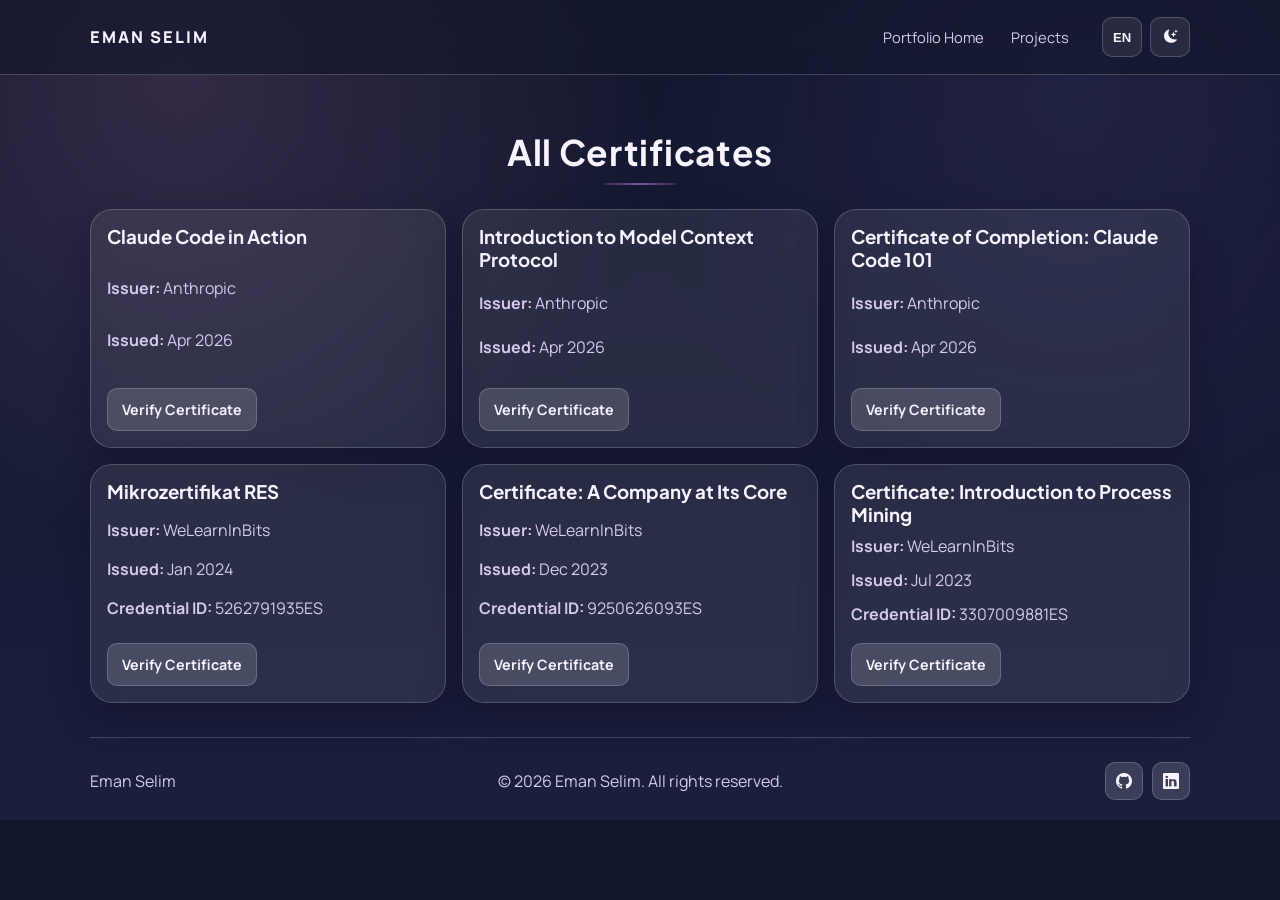
<file: certificates.html>
﻿<!doctype html>
<html lang="en">
  <head>
    <meta charset="UTF-8" />
    <meta name="viewport" content="width=device-width, initial-scale=1.0" />
    <title>Certificates | Eman Selim Software Developer</title>
    <meta name="description" content="Certificates and professional learning records for Eman Selim, software developer." />
    <link rel="preconnect" href="https://fonts.googleapis.com" />
    <link rel="preconnect" href="https://fonts.gstatic.com" crossorigin />
    <link
      href="https://fonts.googleapis.com/css2?family=Manrope:wght@400;500;600;700;800&family=Plus+Jakarta+Sans:wght@500;600;700;800&display=swap"
      rel="stylesheet"
    />
    <link rel="stylesheet" href="https://cdn.jsdelivr.net/npm/bootstrap-icons@1.11.3/font/bootstrap-icons.min.css" />
    <link rel="stylesheet" href="css/style.css?v=20260918-4" />
  </head>
  <body class="standalone-page">
    <a class="skip-link" href="#main-content">Skip to main content</a>
    <div class="background-layer" aria-hidden="true"></div>

    <header class="site-header" id="top">
      <nav class="main-navbar" aria-label="Certificates navigation">
        <a class="brand-logo" href="./index.html">EMAN SELIM</a>

        <button
          class="mobile-menu-toggle"
          id="mobile-menu-toggle"
          type="button"
          aria-expanded="false"
          aria-controls="navbar-links"
          aria-label="Open navigation menu"
        >
          <i class="bi bi-list" aria-hidden="true"></i>
        </button>

        <div class="navbar-links standalone-links" id="navbar-links">
          <a class="nav-link" href="./index.html#certificates" id="cert-nav-home">Portfolio Home</a>
          <a class="nav-link" href="./projects.html" id="cert-nav-other">Projects</a>
        </div>

        <div class="navbar-actions">
          <button class="lang-switch" id="language-toggle" type="button" aria-label="Language switch">EN</button>
          <button class="icon-button" id="theme-toggle" type="button" aria-label="Toggle dark mode" aria-pressed="false">
            <i class="bi bi-moon-stars-fill" aria-hidden="true"></i>
          </button>
        </div>
      </nav>
    </header>

    <main id="main-content">
      <!-- Certificates Section: full certificate listing rendered from shared data -->
      <section id="all-certificates" class="content-section reveal">
        <h1 class="section-title" id="certificates-page-title"></h1>
        <div class="certificates-grid standalone-certificates-grid" id="certificates-page-grid"></div>
      </section>
    </main>

    <footer class="site-footer">
      <p>Eman Selim</p>
      <p>© 2026 Eman Selim. All rights reserved.</p>
      <div class="footer-links">
        <a href="https://github.com/Eman-M-Selim" target="_blank" rel="noreferrer noopener" aria-label="GitHub profile">
          <i class="bi bi-github" aria-hidden="true"></i>
        </a>
        <a href="https://www.linkedin.com/in/eman-m-selim/" target="_blank" rel="noreferrer noopener" aria-label="LinkedIn profile">
          <i class="bi bi-linkedin" aria-hidden="true"></i>
        </a>
      </div>
    </footer>

    <button id="scroll-top-button" class="scroll-top-button" type="button" aria-label="Scroll to top">
      <i class="bi bi-arrow-up" aria-hidden="true"></i>
    </button>

    <script src="data/portfolio-data.js?v=20260918-3"></script>
    <script src="js/script.js?v=20260918-5"></script>
  </body>
</html>
</file>
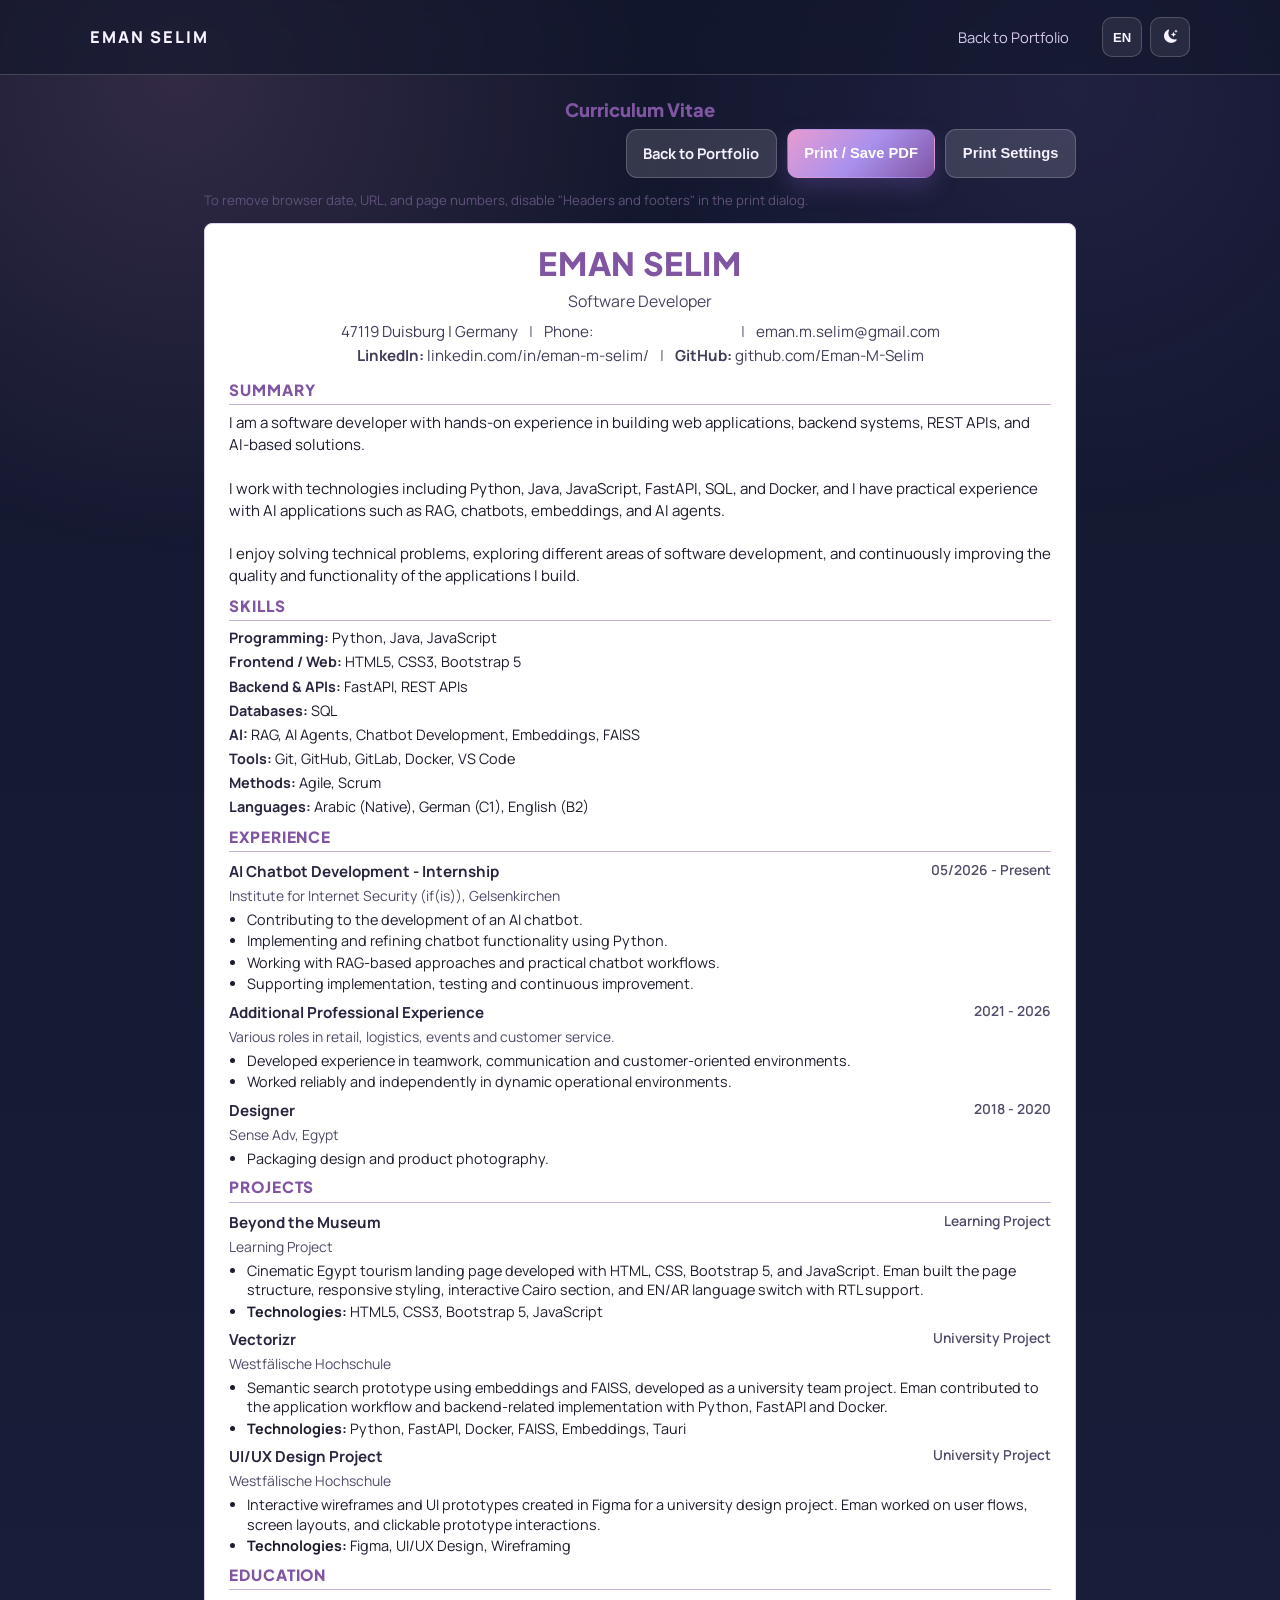
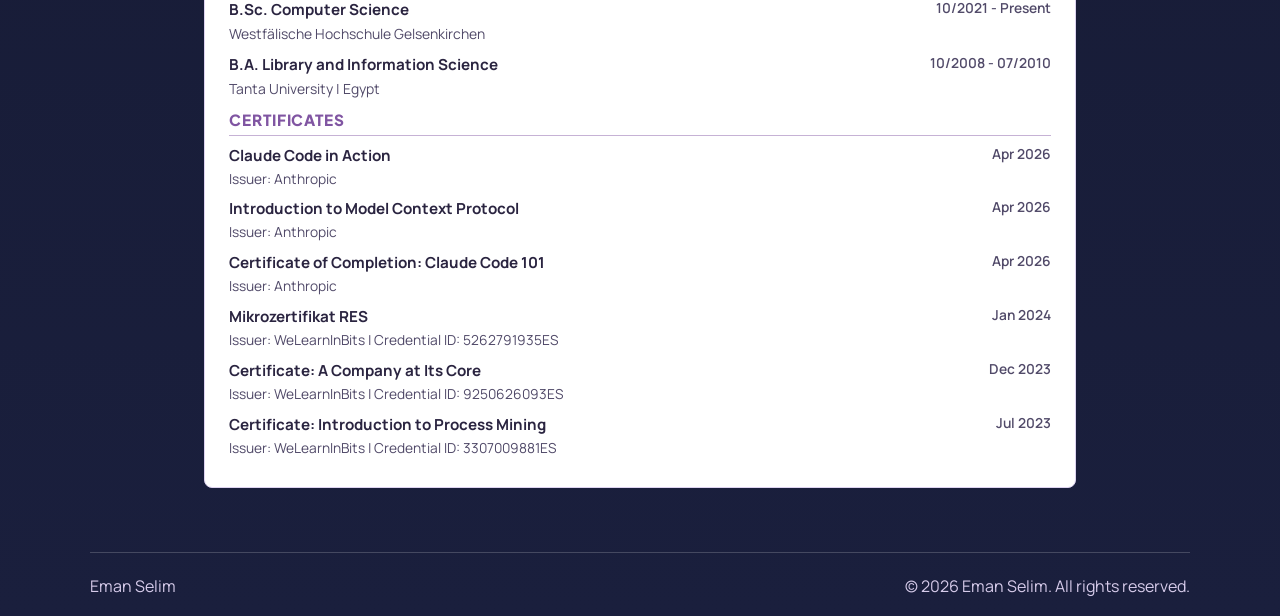
<file: cv.html>
﻿<!doctype html>
<html lang="en">
  <head>
    <meta charset="UTF-8" />
    <meta name="viewport" content="width=device-width, initial-scale=1.0" />
    <title>CV | Eman Selim Software Developer</title>
    <meta name="description" content="Printable CV for Eman Selim, software developer with experience in web development, backend systems and AI applications." />
    <link rel="preconnect" href="https://fonts.googleapis.com" />
    <link rel="preconnect" href="https://fonts.gstatic.com" crossorigin />
    <link
      href="https://fonts.googleapis.com/css2?family=Manrope:wght@400;500;600;700;800&family=Plus+Jakarta+Sans:wght@500;600;700;800&display=swap"
      rel="stylesheet"
    />
    <link rel="stylesheet" href="https://cdn.jsdelivr.net/npm/bootstrap-icons@1.11.3/font/bootstrap-icons.min.css" />
    <link rel="stylesheet" href="css/style.css?v=20260918-4" />
    <link rel="stylesheet" href="css/cv.css?v=20260521-1" />
  </head>
  <body class="standalone-page cv-body">
    <a class="skip-link" href="#cv-root">Skip to main content</a>
    <div class="background-layer" aria-hidden="true"></div>

    <header class="site-header cv-header-shell" id="top">
      <nav class="main-navbar" aria-label="CV navigation">
        <a class="brand-logo" href="./index.html">EMAN SELIM</a>

        <div class="standalone-links">
          <a class="nav-link" href="./index.html" id="cv-back-link">Back to Portfolio</a>
        </div>

        <div class="navbar-actions">
          <button class="lang-switch" id="language-toggle" type="button" aria-label="Language switch">EN</button>
          <button class="icon-button" id="theme-toggle" type="button" aria-label="Toggle dark mode" aria-pressed="false">
            <i class="bi bi-moon-stars-fill" aria-hidden="true"></i>
          </button>
        </div>
      </nav>
    </header>

    <main class="cv-page" id="cv-root">
      <!-- CV Generator: actions and printable document are rendered dynamically -->
      <div class="cv-actions" id="cv-actions">
        <a class="button button-secondary" href="./index.html" id="cv-back-button">Back to Portfolio</a>
        <button class="button button-primary" type="button" id="cv-download-button">Download PDF</button>
      </div>
    </main>

    <footer class="site-footer cv-footer-shell">
      <p>Eman Selim</p>
      <p>© 2026 Eman Selim. All rights reserved.</p>
    </footer>

    <script src="data/portfolio-data.js?v=20260918-3"></script>
    <script src="js/cv.js?v=20260521-1"></script>
  </body>
</html>
</file>
<file: css/style.css>
﻿/* ============================
   1) Theme Variables
   ============================ */
:root {
  --accent: #8055a2;
  --bg-main: #f6f3fc;
  --bg-soft: #f2ecfb;
  --surface: rgba(255, 255, 255, 0.74);
  --surface-strong: rgba(255, 255, 255, 0.9);
  --text-main: #2f2648;
  --text-muted: #6a5d87;
  --pink: #e89bcf;
  --purple: #8c73df;
  --lavender: #baa7ef;
  --border: rgba(151, 127, 207, 0.22);
  --shadow: 0 14px 30px rgba(88, 63, 136, 0.14);
  --accent-gradient: linear-gradient(135deg, #e89bcf, #aa91ee, var(--accent));
  --project-surface: #ffffff;
  --project-border: rgba(128, 85, 162, 0.42);
  --section-width: min(1100px, 92%);
  --radius-xl: 22px;
  --radius-lg: 16px;
  --radius-md: 12px;
  --transition: 0.25s ease;
}

/* Dark mode overrides (keeps existing toggle behavior) */
body.dark-theme {
  --bg-main: #13172d;
  --bg-soft: #1a1f3d;
  --surface: rgba(255, 255, 255, 0.08);
  --surface-strong: rgba(255, 255, 255, 0.14);
  --text-main: #f6f2ff;
  --text-muted: #d6cbea;
  --border: rgba(255, 255, 255, 0.19);
  --shadow: 0 16px 34px rgba(17, 11, 35, 0.4);
  --project-surface: linear-gradient(180deg, #202744, #191f39);
  --project-border: rgba(255, 255, 255, 0.2);
}

/* ============================
   2) Base Rules
   ============================ */
* {
  box-sizing: border-box;
  margin: 0;
  padding: 0;
}

html {
  scroll-behavior: smooth;
}

body {
  font-family: "Manrope", sans-serif;
  color: var(--text-main);
  line-height: 1.65;
  background: linear-gradient(180deg, var(--bg-main), var(--bg-soft));
  transition:
    background-color 0.4s ease,
    color 0.4s ease;
  overflow-x: hidden;
}

.skip-link {
  position: absolute;
  left: 0.75rem;
  top: -120px;
  z-index: 200;
  background: #111;
  color: #fff;
  padding: 0.55rem 0.75rem;
  border-radius: 10px;
  border: 1px solid #fff;
  font-size: 0.88rem;
  font-weight: 700;
}

.skip-link:focus {
  top: 0.75rem;
}

h1,
h2,
h3,
h4 {
  font-family: "Plus Jakarta Sans", sans-serif;
  line-height: 1.2;
}

a {
  color: inherit;
  text-decoration: none;
}

a:focus-visible,
button:focus-visible,
input:focus-visible,
textarea:focus-visible {
  outline: 3px solid rgba(128, 85, 162, 0.65);
  outline-offset: 2px;
}

main {
  width: var(--section-width);
  margin: 0 auto;
}

/* Scroll offset fix for sticky navbar links */
section[id] {
  scroll-margin-top: 82px;
}

/* ============================
   3) Background
   ============================ */
.background-layer {
  position: fixed;
  inset: 0;
  z-index: -1;
  pointer-events: none;
  background:
    radial-gradient(
      circle at 14% 8%,
      rgba(232, 155, 207, 0.15),
      transparent 35%
    ),
    radial-gradient(
      circle at 84% 10%,
      rgba(140, 115, 223, 0.11),
      transparent 32%
    );
}

/* ============================
   4) Shared Components
   ============================ */
.content-section {
  /* Section spacing: 60px desktop, no large wrapper card */
  padding-top: 56px;
}

.section-title {
  text-align: center;
  font-size: clamp(1.6rem, 3vw, 2.2rem);
  /* Reduced gap between title and content for cleaner rhythm */
  margin-bottom: 24px;
  letter-spacing: 0.02em;
  position: relative;
}

.section-title::after {
  content: "";
  display: block;
  width: 72px;
  height: 2px;
  margin: 10px auto 0;
  border-radius: 999px;
  background: linear-gradient(
    90deg,
    rgba(128, 85, 162, 0.25),
    #8055a2,
    rgba(128, 85, 162, 0.25)
  );
}

.glass-card {
  background: var(--surface);
  border: 1px solid var(--border);
  border-radius: var(--radius-xl);
  box-shadow: var(--shadow);
  backdrop-filter: blur(10px);
}

.standard-card {
  padding: 1.35rem;
}

.content-card-title {
  font-size: 1.03rem;
  font-weight: 700;
  color: var(--accent);
  letter-spacing: 0.01em;
  margin-bottom: 0.62rem;
}

.contact-card-title {
  margin-bottom: 0.45rem;
}

/* ============================
   5) Navbar
   ============================ */
.site-header {
  position: sticky;
  top: 0;
  z-index: 60;
  backdrop-filter: blur(12px);
  background: rgba(255, 255, 255, 0.62);
  border-bottom: 1px solid var(--border);
}

body.dark-theme .site-header {
  background: rgba(19, 23, 45, 0.66);
}

.main-navbar {
  width: var(--section-width);
  margin: 0 auto;
  min-height: 74px;
  display: flex;
  align-items: center;
  gap: 1rem;
}

.brand-logo {
  font-size: 1.02rem;
  font-weight: 800;
  letter-spacing: 0.12em;
}

.navbar-links {
  margin-left: auto;
  display: flex;
  align-items: center;
  gap: 0.4rem;
}

.nav-link {
  position: relative;
  padding: 0.5rem 0.62rem;
  border-radius: 8px;
  color: var(--text-muted);
  font-size: 0.92rem;
  transition: color var(--transition);
}

.nav-link::after {
  content: "";
  position: absolute;
  left: 50%;
  width: calc(100% - 1.24rem);
  bottom: 0.26rem;
  height: 2px;
  border-radius: 999px;
  background: linear-gradient(90deg, #b99de8, #8055a2);
  transform: translateX(-50%) scaleX(0);
  transform-origin: center;
  transition:
    transform var(--transition),
    opacity var(--transition);
  opacity: 0.92;
}

.nav-link:hover,
.nav-link.active {
  color: var(--accent);
}

.nav-link:hover::after,
.nav-link.active::after {
  transform: translateX(-50%) scaleX(1);
}

.navbar-actions {
  margin-left: 0.45rem;
  display: flex;
  align-items: center;
  gap: 0.5rem;
}

/* Links layout used by standalone projects/certificates pages */
.standalone-links {
  margin-left: auto;
  display: flex;
  align-items: center;
  gap: 0.45rem;
}

.icon-button,
.lang-switch,
.mobile-menu-toggle {
  border: 1px solid var(--border);
  background: var(--surface);
  color: var(--text-main);
  border-radius: 10px;
  cursor: pointer;
}

.icon-button,
.lang-switch {
  width: 40px;
  height: 40px;
  display: grid;
  place-items: center;
  transition:
    transform var(--transition),
    background-color var(--transition);
}

.icon-button:hover,
.lang-switch:hover {
  transform: translateY(-2px);
  background: var(--surface-strong);
}

.lang-switch {
  font-weight: 700;
  font-size: 0.82rem;
}

.mobile-menu-toggle {
  width: 42px;
  height: 42px;
  display: none;
  place-items: center;
  margin-left: auto;
}

.mobile-menu-toggle i {
  font-size: 1.35rem;
}

/* ============================
   6) Open Section Surfaces (no large outer cards)
   ============================ */
#hero,
#about,
#skills,
#experience,
#projects,
#certificates,
#contact {
  background: transparent;
  border: none;
  border-radius: 0;
}

/* ============================
   7) Hero Section Updates
   ============================ */
.hero-section {
  min-height: calc(100vh - 74px);
  display: grid;
  align-items: center;
  padding: 2rem 0;
}

/* Increased horizontal space for better balance on desktop */
.hero-grid {
  display: grid;
  grid-template-columns: minmax(260px, 340px) 1fr;
  gap: clamp(2rem, 7vw, 6rem);
  align-items: center;
}

.hero-profile-card {
  padding: 0.85rem;
  border-radius: 34px;
  background: rgba(255, 255, 255, 0.12);
  border: 1px solid rgba(255, 255, 255, 0.22);
  box-shadow: 0 20px 42px rgba(32, 21, 62, 0.35);
}

.profile-frame {
  position: relative;
  border-radius: 30px;
  padding: 8px;
  background: linear-gradient(135deg, #e89bcf 0%, #c7a0f4 52%, #8c73df 100%);
  overflow: hidden;
}

.profile-frame::before {
  content: "";
  position: absolute;
  inset: -16px;
  border-radius: 40px;
  background: radial-gradient(circle, rgba(232, 155, 207, 0.34), transparent 62%);
  z-index: -1;
}

.profile-frame::after {
  content: "";
  position: absolute;
  inset: 0;
  border-radius: 30px;
  border: 2px solid rgba(205, 173, 255, 0.75);
  pointer-events: none;
}

.profile-frame img {
  width: 100%;
  height: clamp(340px, 42vw, 430px);
  display: block;
  object-fit: cover;
  border-radius: 24px;
  box-shadow: 0 16px 32px rgba(43, 29, 75, 0.35);
  object-position: center 38%;
}

.hero-content h1 {
  font-size: clamp(2rem, 5.5vw, 3.4rem);
  margin-bottom: 0.35rem;
}

.hero-content h2 {
  font-size: clamp(1rem, 2.5vw, 1.35rem);
  color: var(--accent);
  margin-bottom: 0.75rem;
}

body.dark-theme .hero-content h2 {
  color: #d7c3ff;
}

.hero-content p {
  color: var(--text-muted);
  max-width: 620px;
}

.hero-social-icons {
  margin-top: 1rem;
  display: flex;
  gap: 0.55rem;
}

.hero-social-icons a {
  width: 38px;
  height: 38px;
  border-radius: 10px;
  border: 1px solid var(--border);
  background: var(--surface-strong);
  display: grid;
  place-items: center;
  transition:
    transform var(--transition),
    background-color var(--transition),
    border-color var(--transition);
}

.hero-social-icons a i,
.footer-links a i,
.contact-follow-icons a i {
  color: var(--text-main);
  font-size: 1rem;
}

.hero-social-icons a:hover {
  transform: translateY(-2px);
  background: rgba(255, 255, 255, 0.95);
  border-color: rgba(128, 85, 162, 0.45);
}

body.dark-theme .hero-social-icons a:hover {
  background: rgba(255, 255, 255, 0.22);
}

.hero-buttons {
  margin-top: 1.1rem;
  display: flex;
  flex-wrap: wrap;
  gap: 0.65rem;
}

.button {
  display: inline-flex;
  align-items: center;
  gap: 0.45rem;
  border-radius: 11px;
  border: 1px solid transparent;
  padding: 0.7rem 1.03rem;
  font-weight: 700;
  font-size: 0.92rem;
  transition:
    transform var(--transition),
    box-shadow var(--transition),
    background-color var(--transition);
}

.button:hover {
  transform: translateY(-2px);
}

.button-primary {
  background: var(--accent-gradient);
  color: #fff;
  box-shadow: 0 10px 22px rgba(131, 95, 194, 0.28);
}

.button-secondary {
  background: var(--surface-strong);
  color: var(--text-main);
  border-color: var(--border);
}

.button-secondary:hover {
  background: rgba(255, 255, 255, 0.95);
}

body.dark-theme .button-secondary:hover {
  background: rgba(255, 255, 255, 0.22);
}

/* ============================
   8) About & Education Cards
   ============================ */
.about-education-layout {
  display: grid;
  grid-template-columns: 1fr 1fr;
  gap: 1rem;
}

.about-card,
.education-card {
  height: 100%;
}

.education-card .timeline {
  margin-top: 0;
}

#about-summary {
  white-space: pre-line;
}

.education-card .timeline-item {
  border: 1px solid var(--border);
  border-radius: var(--radius-md);
  background: var(--surface-strong);
  padding: 0.9rem;
}

/* ============================
   9) Skills and Languages
   ============================ */
.projects-grid,
.certificates-grid {
  display: grid;
  grid-template-columns: repeat(12, 1fr);
  gap: 1rem;
  align-items: stretch;
}

.skills-grid {
  display: grid;
  grid-template-columns: repeat(auto-fit, minmax(210px, 1fr));
  gap: 0.85rem;
  align-items: stretch;
}

.skill-card,
.certificate-card,
.timeline-item,
.language-card,
.contact-info,
.contact-form {
  padding: 1rem;
}

/* 4 skill cards on desktop */
.skill-card {
  grid-column: auto;
  align-self: start;
  height: 100%;
  display: flex;
  flex-direction: column;
  justify-content: flex-start;
  padding: 1rem;
}

.skill-card h3 {
  display: flex;
  align-items: center;
  gap: 0.45rem;
  font-size: 1.03rem;
  color: var(--accent);
}

.pill-list {
  margin-top: 0.52rem;
  list-style: none;
  display: flex;
  flex-wrap: wrap;
  gap: 0.38rem;
  align-content: flex-start;
}

.pill-list li {
  padding: 0.24rem 0.55rem;
  border-radius: 999px;
  border: 1px solid var(--border);
  background: var(--surface-strong);
  font-size: 0.8rem;
  line-height: 1.2;
}

.languages-grid {
  margin-top: 0.7rem;
  display: grid;
  grid-template-columns: repeat(auto-fit, minmax(210px, 1fr));
  gap: 0.85rem;
  align-items: stretch;
}

.language-summary-card {
  max-width: 260px;
}

.language-list {
  flex-direction: column;
  align-items: flex-start;
}

/* ============================
   10) Timeline Styling
   ============================ */
.timeline {
  position: relative;
  display: grid;
  gap: 0.85rem;
  margin-top: 0.95rem;
  padding-left: 1.15rem;
}

.timeline::before {
  content: "";
  position: absolute;
  top: 14px;
  bottom: 14px;
  left: 0;
  width: 2px;
  background: linear-gradient(180deg, #e89bcf, #8c73df);
}

.timeline-item {
  position: relative;
}

.timeline-item::before {
  content: "";
  position: absolute;
  left: -1.58rem;
  top: 1.12rem;
  width: 11px;
  height: 11px;
  border-radius: 50%;
  background: #fff;
  border: 2px solid var(--accent);
}

.timeline-date {
  font-size: 0.86rem;
  color: var(--text-muted);
  margin-bottom: 0.35rem;
}

.experience-timeline ul {
  margin-top: 0.58rem;
  list-style: none;
  display: grid;
  gap: 0.35rem;
}

.experience-timeline li::before {
  content: "• ";
  color: var(--accent);
}

/* ============================
   11) Project Cards Update
   ============================ */
.projects-grid {
  margin-bottom: 1rem;
}

.project-card {
  grid-column: span 4;
  display: flex;
  flex-direction: column;
  overflow: hidden;
  border-radius: var(--radius-xl);
  border: 1px solid var(--project-border);
  background: var(--project-surface);
  box-shadow: 0 14px 28px rgba(96, 72, 146, 0.12);
  transition:
    transform var(--transition),
    box-shadow var(--transition),
    border-color var(--transition);
}

@media (max-width: 1200px) {
  .project-card {
    grid-column: span 6;
  }
}

/* Clear separation for project cards in light mode */
body:not(.dark-theme) .project-card {
  background: #ffffff;
  border-color: rgba(128, 85, 162, 0.32);
  box-shadow: 0 16px 32px rgba(87, 63, 133, 0.14);
}

.project-card:hover {
  transform: translateY(-4px);
  box-shadow: 0 20px 36px rgba(90, 67, 144, 0.22);
  border-color: rgba(140, 115, 223, 0.45);
}

.project-image {
  width: 100%;
  height: 220px;
  object-fit: cover;
  display: block;
}

.project-content {
  padding: 1.2rem;
  display: flex;
  flex-direction: column;
  flex: 1;
}

.project-summary {
  margin-top: 0.48rem;
  color: var(--text-muted);
  line-height: 1.5;
  display: -webkit-box;
  -webkit-box-orient: vertical;
  -webkit-line-clamp: 4;
  overflow: hidden;
  min-height: calc(1.5em * 4);
}

/* Stronger readability for light mode project text */
body:not(.dark-theme) .project-summary {
  color: #5e4f7e;
}

.tech-badges {
  list-style: none;
  display: flex;
  flex-wrap: wrap;
  gap: 0.42rem;
  margin-top: 0.7rem;
}

.tech-badges li {
  padding: 0.28rem 0.62rem;
  border-radius: 999px;
  border: 1px solid var(--border);
  background: var(--surface-strong);
  font-size: 0.82rem;
}

.project-status {
  margin-top: 0.72rem;
  color: var(--text-muted);
}

.project-links {
  margin-top: auto;
  padding-top: 0.92rem;
  display: flex;
  flex-wrap: wrap;
  gap: 0.9rem;
}

.project-link {
  display: inline-flex;
  align-items: center;
  gap: 0.45rem;
  font-size: 1rem;
  font-weight: 600;
  color: #8055a2;
  padding: 0.08rem 0;
  border-bottom: 1px solid transparent;
  transition:
    color var(--transition),
    text-shadow var(--transition),
    border-color var(--transition),
    transform var(--transition);
}

.project-link i {
  font-size: 1.05rem;
}

.project-link:hover {
  color: #6f4292;
  border-color: rgba(128, 85, 162, 0.5);
  text-shadow: 0 0 10px rgba(128, 85, 162, 0.16);
  transform: translateY(-1px);
}

body.dark-theme .project-link {
  color: #c8b1ff;
}

@media (max-width: 760px) {
  .project-link {
    font-size: 0.96rem;
  }
}

.projects-cta {
  display: flex;
  justify-content: center;
}

.certificates-cta {
  margin-top: 1.2rem;
  display: flex;
  justify-content: center;
}

/* ============================
   12) Certificates
   ============================ */
.certificates-grid {
  grid-auto-rows: 1fr;
}

.certificate-card {
  grid-column: span 4;
  display: flex;
  flex-direction: column;
  justify-content: space-between;
  min-height: 220px;
}

.certificate-card p {
  margin-top: 0.45rem;
  color: var(--text-muted);
}

.credential-link {
  margin-top: 1rem;
  width: fit-content;
  padding: 0.56rem 0.88rem;
  border-radius: 10px;
  border: 1px solid var(--border);
  background: var(--surface-strong);
  font-size: 0.89rem;
  font-weight: 700;
  transition:
    transform var(--transition),
    background-color var(--transition);
}

.credential-link:hover {
  transform: translateY(-2px);
  background: rgba(255, 255, 255, 0.95);
}

body.dark-theme .credential-link:hover {
  background: rgba(255, 255, 255, 0.2);
}

/* ============================
   13) Contact and Footer
   ============================ */
.contact-grid {
  display: grid;
  grid-template-columns: minmax(0, 0.8fr) minmax(0, 1.2fr);
  gap: 1.1rem;
  align-items: stretch;
  grid-auto-rows: 1fr;
}

.contact-grid > .glass-card {
  min-height: 0;
  height: 100%;
}

.contact-info {
  display: flex;
  flex-direction: column;
  gap: 0.42rem;
  padding: 0.9rem;
  height: 100%;
  align-content: flex-start;
}

.contact-intro {
  color: var(--text-muted);
  font-size: 0.92rem;
  line-height: 1.55;
  margin-bottom: 0.72rem;
}

.contact-item {
  display: inline-flex;
  align-items: center;
  align-self: flex-start;
  gap: 0.5rem;
  border: 1px solid var(--border);
  background: rgba(255, 255, 255, 0.48);
  border-radius: 10px;
  padding: 0.42rem 0.58rem;
  color: var(--text-main);
  font-size: 0.9rem;
  width: fit-content;
  max-width: 100%;
}

.contact-item + .contact-item {
  margin-top: 0.46rem;
}

.contact-follow {
  margin-top: auto;
  padding-top: 0.32rem;
  border-top: 1px solid rgba(128, 85, 162, 0.07);
}

.contact-follow-title {
  font-size: 1rem;
  color: var(--accent);
  margin-bottom: 0.5rem;
}

.contact-follow-icons {
  display: flex;
  gap: 0.5rem;
  margin-top: 0.35rem;
}

.contact-follow-icons a {
  width: 38px;
  height: 38px;
  border-radius: 10px;
  border: 1px solid var(--border);
  background: var(--surface-strong);
  display: grid;
  place-items: center;
  transition:
    transform var(--transition),
    border-color var(--transition),
    box-shadow var(--transition);
}

.contact-follow-icons a i {
  color: var(--text-main);
  font-size: 1rem;
}

.contact-follow-icons a:hover {
  transform: translateY(-2px);
  border-color: rgba(128, 85, 162, 0.45);
  box-shadow: 0 10px 18px rgba(128, 85, 162, 0.18);
}

body.dark-theme .contact-item {
  background: rgba(255, 255, 255, 0.08);
}

.contact-icon {
  width: 24px;
  height: 24px;
  border-radius: 8px;
  display: grid;
  place-items: center;
  background: rgba(128, 85, 162, 0.2);
  color: var(--text-main);
  flex-shrink: 0;
}

body.dark-theme .contact-icon {
  background: rgba(202, 184, 255, 0.16);
  color: #ffffff;
}

.contact-info a {
  transition:
    transform var(--transition),
    background-color var(--transition),
    border-color var(--transition),
    box-shadow var(--transition);
}

.contact-info a:hover {
  transform: translateX(3px);
  background: rgba(255, 255, 255, 0.84);
  border-color: rgba(140, 115, 223, 0.45);
  box-shadow: 0 8px 18px rgba(110, 83, 176, 0.16);
}

body.dark-theme .contact-info a:hover {
  background: rgba(255, 255, 255, 0.14);
}

.contact-form {
  display: grid;
  gap: 0.72rem;
  align-content: start;
  height: 100%;
}

.contact-form .content-card-title {
  margin-bottom: 0.18rem;
}

.form-row {
  display: grid;
  grid-template-columns: 1fr 1fr;
  gap: 0.72rem;
}

.form-field {
  display: grid;
  gap: 0.36rem;
}

.contact-form label {
  font-weight: 600;
  font-size: 0.9rem;
}

.contact-form input,
.contact-form textarea {
  width: 100%;
  border: 1px solid rgba(148, 123, 206, 0.32);
  border-radius: 10px;
  background: rgba(255, 255, 255, 0.9);
  color: var(--text-main);
  font: inherit;
  padding: 0.72rem 0.8rem;
  transition:
    border-color var(--transition),
    box-shadow var(--transition),
    background-color var(--transition);
}

.contact-form input::placeholder,
.contact-form textarea::placeholder {
  color: rgba(78, 67, 112, 0.78);
  opacity: 1;
}

body.dark-theme .contact-form input,
body.dark-theme .contact-form textarea {
  background: rgba(255, 255, 255, 0.08);
  border-color: rgba(255, 255, 255, 0.24);
}

body.dark-theme .contact-form input::placeholder,
body.dark-theme .contact-form textarea::placeholder {
  color: rgba(234, 225, 255, 0.92);
}

.contact-form textarea {
  min-height: 96px;
  resize: vertical;
}

.contact-form .button-primary {
  margin-top: 0.2rem;
  width: min(100%, 340px);
  justify-self: center;
  justify-content: center;
  padding: 0.7rem 1rem;
}

.contact-form .button-primary:hover {
  box-shadow: 0 12px 24px rgba(131, 95, 194, 0.36);
}

.contact-form input:focus,
.contact-form textarea:focus {
  outline: none;
  border-color: rgba(140, 115, 223, 0.62);
  box-shadow: 0 0 0 3px rgba(140, 115, 223, 0.2);
}

.site-footer {
  width: var(--section-width);
  margin: 34px auto 0;
  padding: 24px 0 20px;
  border-top: 1px solid var(--border);
  border-radius: 0;
  background: transparent;
  display: flex;
  align-items: baseline;
  justify-content: space-between;
  gap: 1rem;
  color: var(--text-muted);
}

.site-footer p {
  margin: 0;
  line-height: 1.15;
}

body.dark-theme .site-footer {
  background: transparent;
}

.footer-links {
  display: flex;
  gap: 0.58rem;
  justify-content: center;
}

.footer-links a {
  width: 38px;
  height: 38px;
  border-radius: 10px;
  border: 1px solid var(--border);
  display: grid;
  place-items: center;
  background: var(--surface-strong);
  transition:
    transform var(--transition),
    background-color var(--transition),
    border-color var(--transition);
}

.footer-links a:hover {
  transform: translateY(-2px);
  background: var(--surface-strong);
  border-color: rgba(128, 85, 162, 0.45);
}

.scroll-top-button {
  position: fixed;
  right: 1rem;
  bottom: 1rem;
  width: 42px;
  height: 42px;
  border-radius: 11px;
  border: 1px solid var(--border);
  background: var(--surface-strong);
  color: var(--text-main);
  display: grid;
  place-items: center;
  cursor: pointer;
  opacity: 0;
  pointer-events: none;
  transition:
    opacity var(--transition),
    transform var(--transition);
  z-index: 45;
}

.scroll-top-button.visible {
  opacity: 1;
  pointer-events: auto;
}

.scroll-top-button:hover {
  transform: translateY(-2px);
}

.scroll-top-button:focus-visible {
  transform: translateY(-2px);
}

/* ============================
   14) Reveal and Animations
   ============================ */
.reveal {
  opacity: 0;
  transform: translateY(18px);
  transition:
    opacity 0.65s ease,
    transform 0.65s ease;
}

.reveal.is-visible {
  opacity: 1;
  transform: translateY(0);
}

/* ============================
   15) Responsive Rules
   ============================ */
@media (max-width: 1040px) {
  .certificate-card {
    grid-column: span 6;
  }

  .languages-grid {
    grid-template-columns: 1fr;
  }
}

@media (max-width: 920px) {
  .hero-grid,
  .contact-grid,
  .about-education-layout {
    grid-template-columns: 1fr;
  }

  .contact-grid {
    grid-auto-rows: auto;
  }

  .contact-grid > .glass-card {
    min-height: auto;
    height: auto;
  }

  /* Mobile/tablet: remove extra vertical gaps in the left contact card */
  .contact-info {
    padding: 0.82rem;
    gap: 0.26rem;
    height: auto;
  }

  .contact-intro {
    margin-bottom: 0.42rem;
  }

  .contact-item + .contact-item {
    margin-top: 0.24rem;
  }

  .contact-follow {
    margin-top: 0.26rem;
    padding-top: 0.24rem;
  }

  .contact-form {
    height: auto;
  }

  .hero-profile-card {
    max-width: 320px;
    margin: 0 auto;
  }

  /* Center hero content and controls on mobile/tablet */
  .hero-content {
    text-align: center;
  }

  .hero-content p {
    margin: 0 auto;
  }

  .hero-social-icons,
  .hero-buttons {
    justify-content: center;
  }

  .hero-section {
    padding-top: 2rem;
  }
}

@media (max-width: 860px) {
  .mobile-menu-toggle {
    display: grid;
  }

  .navbar-actions {
    margin-left: 0;
  }

  .navbar-links {
    position: absolute;
    top: 74px;
    left: auto;
    right: 0.75rem;
    width: min(185px, calc(100vw - 1.5rem));
    max-height: min(46vh, 300px);
    overflow-y: auto;
    flex-direction: column;
    align-items: stretch;
    gap: 0.1rem;
    padding: 0.4rem;
    border-radius: 12px;
    border: 1px solid var(--border);
    background: rgba(255, 255, 255, 0.96);
    box-shadow: var(--shadow);
    opacity: 0;
    visibility: hidden;
    transform: translateY(-8px);
    transition:
      opacity var(--transition),
      transform var(--transition),
      visibility var(--transition);
  }

  body.dark-theme .navbar-links {
    background: rgba(19, 23, 45, 0.94);
  }

  .navbar-links.is-open {
    opacity: 1;
    visibility: visible;
    transform: translateY(0);
  }

  .standalone-links {
    display: flex;
    margin-left: auto;
    gap: 0.28rem;
  }

  .standalone-links .nav-link {
    font-size: 0.84rem;
    padding: 0.45rem 0.5rem;
  }

  .nav-link {
    display: block;
    line-height: 1.2;
    padding: 0.42rem 0.5rem;
    font-size: 0.8rem;
  }

  .nav-link::after {
    left: 50%;
    width: calc(100% - 1.44rem);
    bottom: 0.33rem;
  }
}

@media (max-width: 760px) {
  .content-section {
    /* Section spacing: 40px mobile and title gap handled below */
    padding-top: 36px;
  }

  .section-title {
    margin-bottom: 16px;
  }

  body.standalone-page .main-navbar {
    flex-wrap: wrap;
    row-gap: 0.35rem;
    padding: 0.5rem 0;
    min-height: auto;
  }

  body.standalone-page .standalone-links:not(.navbar-links) {
    order: 3;
    flex: 0 0 100%;
    justify-content: center;
    margin-left: 0;
    padding-top: 0.15rem;
    gap: 0.4rem;
  }

  body.standalone-page .standalone-links:not(.navbar-links) .nav-link {
    font-size: 0.82rem;
    padding: 0.42rem 0.5rem;
  }

  .form-row {
    grid-template-columns: 1fr;
    gap: 0.6rem;
  }

  .project-card,
  .certificate-card {
    grid-column: span 12;
  }

  .project-image {
    height: 200px;
  }

  .site-footer {
    flex-direction: column;
    align-items: center;
    justify-content: center;
    text-align: center;
  }
}

@media (prefers-reduced-motion: reduce) {
  *,
  *::before,
  *::after {
    animation-duration: 0.01ms !important;
    animation-iteration-count: 1 !important;
    transition-duration: 0.01ms !important;
    scroll-behavior: auto !important;
  }
}
</file>
<file: css/cv.css>
﻿/* CV document style: compact, clean, printable */
.cv-page {
  max-width: 900px;
  margin: 0 auto;
  padding: 24px 14px 30px;
}

.cv-actions {
  display: flex;
  gap: 10px;
  justify-content: flex-end;
  margin-bottom: 12px;
}

.cv-page-ui-title {
  text-align: center;
  font-size: 1.15rem;
  color: #8055a2;
  margin: 0 0 8px;
  font-weight: 800;
}

.cv-print-hint {
  margin: 0 0 12px;
  font-size: 0.82rem;
  color: #5f5379;
}

.cv-document {
  background: #ffffff;
  color: #1f1b2d;
  border: 1px solid #e1d9f3;
  border-radius: 8px;
  padding: 22px 24px;
  box-shadow: none;
}

/* During HTML-to-PDF export, remove frame to avoid clipped right edge artifacts. */
body.cv-exporting .cv-document {
  border: none;
  border-radius: 0;
  box-shadow: none;
  width: 190mm !important;
  max-width: 190mm !important;
  padding: 22px 24px !important;
}

/* Keep PDF layout identical to desktop even when export starts on mobile/tablet viewport. */
body.cv-exporting .cv-person-name {
  font-size: 2rem !important;
}

body.cv-exporting .cv-contact-line {
  font-size: 0.95rem !important;
}

body.cv-exporting .cv-separator {
  margin: 0 8px !important;
}

body.cv-exporting .cv-phone-slot {
  width: 136px !important;
}

body.cv-exporting .cv-entry-head {
  grid-template-columns: minmax(0, 1fr) auto !important;
  gap: 12px !important;
}

body.cv-exporting .cv-entry-date {
  text-align: right !important;
  white-space: nowrap !important;
  justify-self: end !important;
}

body.dark-theme .cv-document {
  background: #ffffff;
  color: #1f1b2d;
  border-color: #ddd3f0;
}

.cv-header {
  margin-bottom: 14px;
  text-align: center;
}

.cv-person-name {
  font-size: 2rem;
  line-height: 1.1;
  margin-bottom: 6px;
  letter-spacing: 0.02em;
}

.cv-name-primary {
  color: #8055a2;
  font-weight: 800;
}

.cv-name-accent {
  color: #8055a2;
  font-weight: 800;
}

.cv-subtitle {
  font-size: 0.99rem;
  color: #4b4363;
  margin-bottom: 8px;
}

.cv-contact-stack {
  display: flex;
  flex-direction: column;
  gap: 4px;
  align-items: center;
}

.cv-contact-line {
  margin: 0;
  font-size: 0.95rem;
  color: #433c59;
  text-align: center;
  line-height: 1.35;
}

.cv-contact-line a {
  color: #433c59;
  text-decoration: none;
}

.cv-contact-line a:hover {
  color: #8055a2;
  text-decoration: underline;
}

.cv-separator {
  margin: 0 8px;
  color: #6b5a86;
}

.cv-phone-slot {
  display: inline-block;
  width: 136px;
  min-height: 1em;
}

.cv-section {
  margin-top: 10px;
}

.cv-section h2 {
  font-size: 0.96rem;
  font-weight: 800;
  letter-spacing: 0.06em;
  text-transform: uppercase;
  border-bottom: 1px solid rgba(128, 85, 162, 0.45);
  padding-bottom: 5px;
  margin-bottom: 7px;
  color: #8055a2;
  break-after: avoid-page;
  page-break-after: avoid;
}

.cv-text {
  font-size: 0.94rem;
  line-height: 1.45;
  white-space: pre-line;
}

.cv-skill-line {
  font-size: 0.9rem;
  line-height: 1.4;
  margin-bottom: 4px;
}

.cv-skill-label {
  font-weight: 700;
  color: #2b2440;
}

.cv-entry {
  margin-bottom: 6px;
  break-inside: avoid-page;
  page-break-inside: avoid;
}

.cv-entry-head {
  display: grid;
  grid-template-columns: minmax(0, 1fr) auto;
  align-items: flex-start;
  gap: 12px;
}

.cv-entry-left {
  min-width: 0;
  padding-right: 8px;
}

.cv-entry-title {
  font-weight: 700;
  font-size: 0.95rem;
  color: #2a2440;
}

.cv-entry-org {
  color: #514a69;
  font-size: 0.87rem;
  margin-top: 1px;
}

.cv-entry-date {
  color: #514a69;
  font-size: 0.86rem;
  font-weight: 600;
  text-align: right;
  white-space: nowrap;
  justify-self: end;
}

.cv-entry-meta {
  color: #514a69;
  font-size: 0.86rem;
  margin: 0 0 2px;
}

.cv-bullets {
  margin: 2px 0 0;
  padding-left: 18px;
}

.cv-bullets li {
  font-size: 0.9rem;
  line-height: 1.35;
  margin-bottom: 2px;
}

@media (max-width: 760px) {
  .cv-actions {
    flex-direction: column;
  }

  .cv-document {
    padding: 16px;
  }

  .cv-person-name {
    font-size: 1.65rem;
  }

  .cv-contact-line {
    font-size: 0.9rem;
  }

  .cv-separator {
    margin: 0 5px;
  }

  .cv-phone-slot {
    width: 88px;
  }

  .cv-entry-head {
    grid-template-columns: 1fr;
    gap: 2px;
  }

  .cv-entry-date {
    text-align: left;
    white-space: normal;
  }
}

/* Print output: clean A4 document */
@media print {
  /* Browser-added URL/date/page headers are controlled by print dialog settings, not CSS. */
  /* If they still appear, disable "Headers and footers" in the browser print options. */
  .site-header,
  .cv-page-ui-title,
  .cv-actions,
  .cv-print-hint,
  .background-layer,
  .site-footer {
    display: none !important;
  }

  html,
  body {
    background: #fff !important;
    color: #000 !important;
    margin: 0;
    padding: 0;
    font-size: 11pt;
    line-height: 1.35;
  }

  .cv-page {
    max-width: none;
    margin: 0;
    padding: 0;
  }

  .cv-document {
    border: none;
    border-radius: 0;
    box-shadow: none;
    background: #fff;
    color: #000;
    padding: 0;
  }

  .cv-entry-head {
    grid-template-columns: minmax(0, 1fr) auto !important;
    gap: 12px !important;
  }

  .cv-entry-date {
    text-align: right !important;
    white-space: nowrap !important;
    justify-self: end !important;
  }

  .cv-document {
    -webkit-print-color-adjust: exact;
    print-color-adjust: exact;
  }

  .cv-subtitle,
  .cv-contact-line,
  .cv-contact-line a,
  .cv-entry-meta,
  .cv-entry-org,
  .cv-text,
  .cv-bullets li,
  .cv-skill-line {
    color: #000 !important;
  }

  .cv-section h2 {
    color: #8055a2;
    border-bottom: 1px solid rgba(128, 85, 162, 0.55);
  }

  .cv-name-primary,
  .cv-name-accent,
  .cv-page-ui-title {
    color: #8055a2 !important;
  }

  @page {
    size: A4;
    margin: 12mm;
  }
}
</file>
